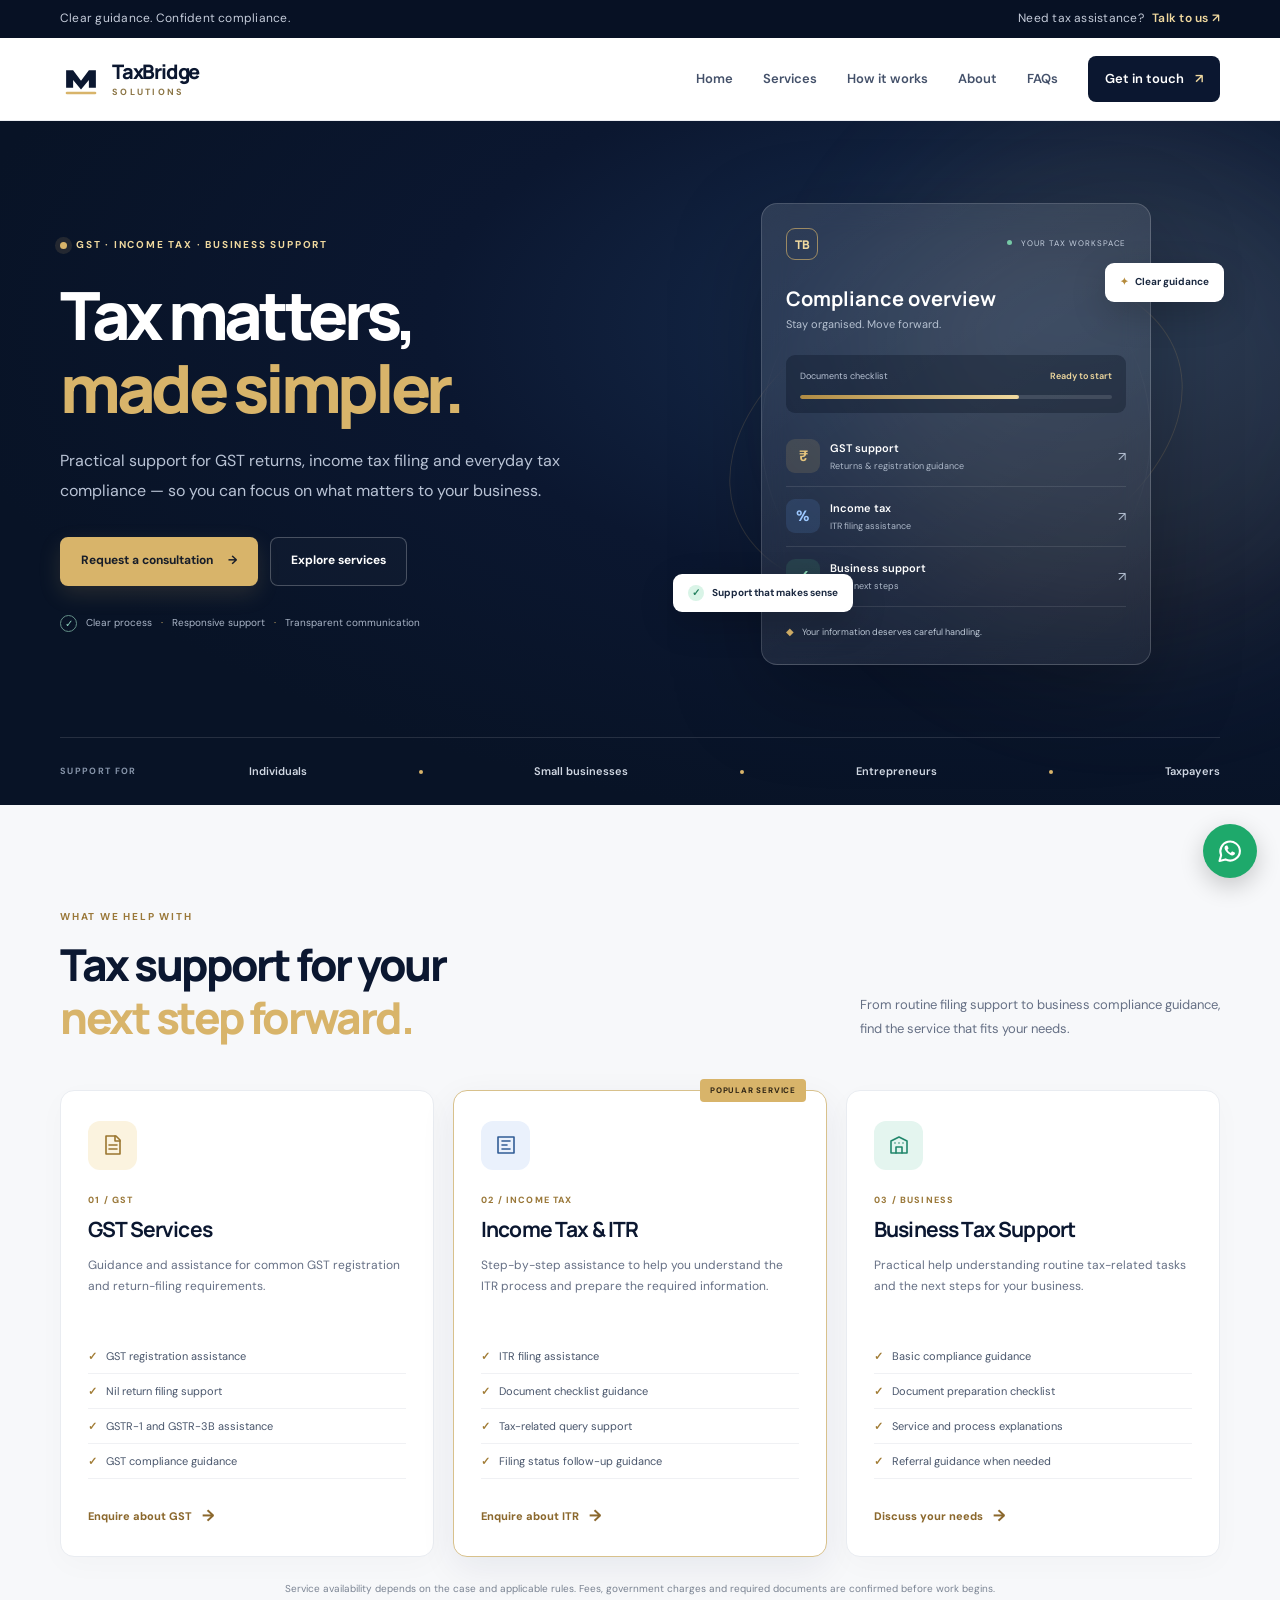
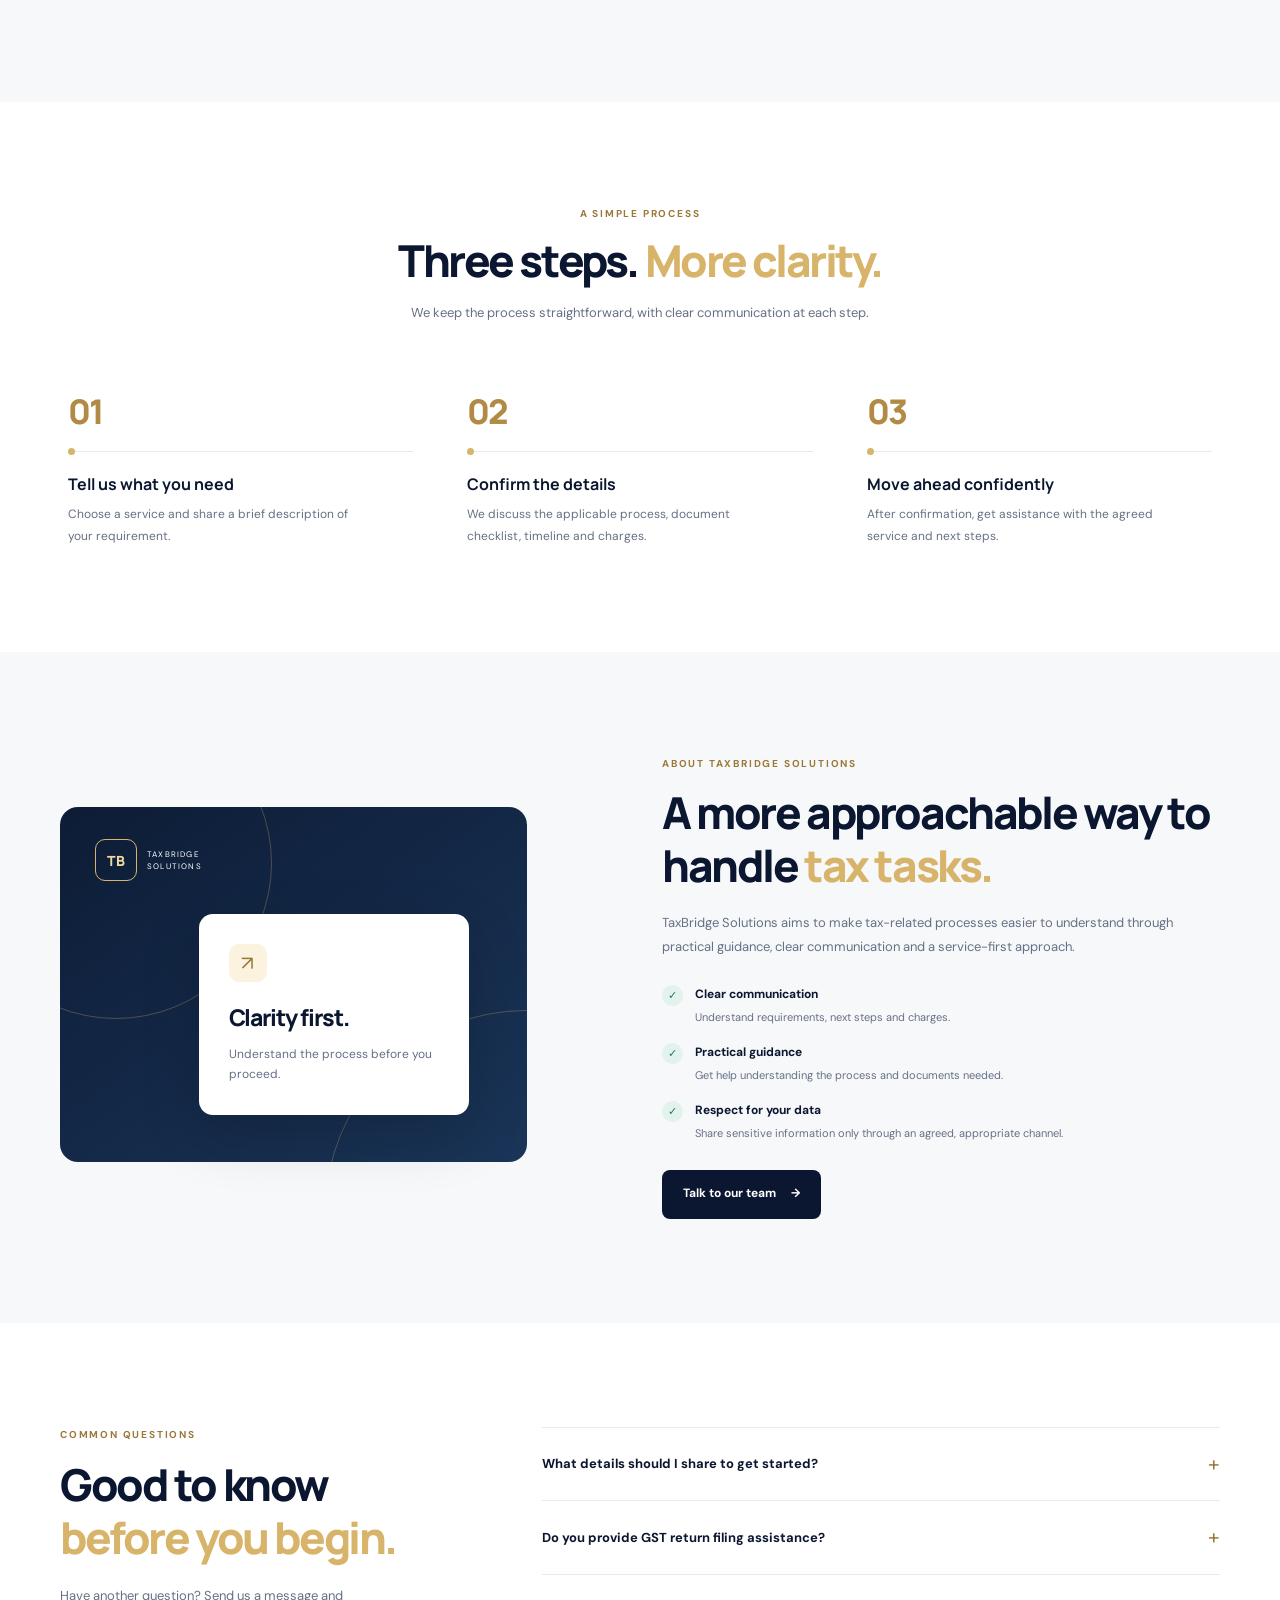
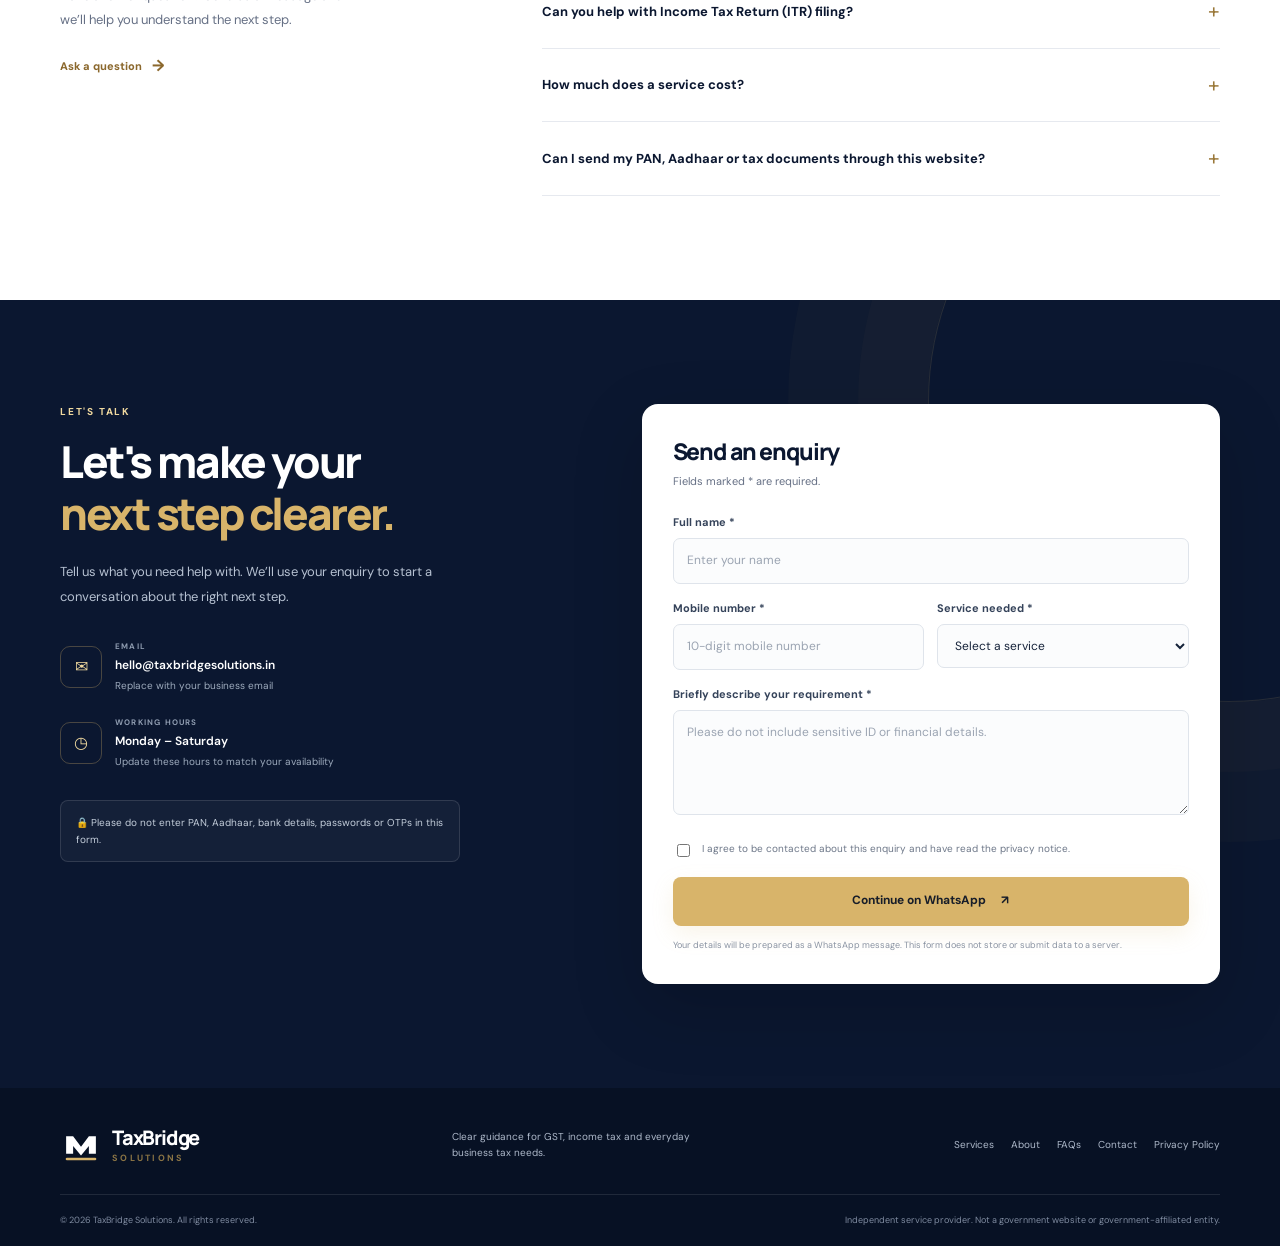
<file: index.html>
<!doctype html>
<html lang="en">
<head>
  <meta charset="UTF-8">
  <meta name="viewport" content="width=device-width, initial-scale=1.0">
  <meta name="description" content="TaxBridge Solutions offers GST services, income tax return assistance and business tax compliance support.">
  <meta name="theme-color" content="#0b1730">
  <title>TaxBridge Solutions | GST & Income Tax Services</title>
  <link rel="preconnect" href="https://fonts.googleapis.com">
  <link rel="preconnect" href="https://fonts.gstatic.com" crossorigin>
  <link href="https://fonts.googleapis.com/css2?family=DM+Sans:wght@400;500;600;700&family=Manrope:wght@400;500;600;700;800&display=swap" rel="stylesheet">
  <link rel="stylesheet" href="style.css">
  <script src="script.js" defer></script>
</head>
<body>
  <div class="topbar">
    <div class="container topbar-inner">
      <span>Clear guidance. Confident compliance.</span>
      <a href="#contact">Need tax assistance? <strong>Talk to us <span aria-hidden="true">↗</span></strong></a>
    </div>
  </div>

  <header class="site-header">
    <div class="container nav-wrap">
      <a class="brand" href="#home" aria-label="TaxBridge Solutions home">
        <span class="brand-mark" aria-hidden="true">
          <svg viewBox="0 0 48 48" role="img">
            <path d="M7 34V14h8l9 12 9-12h8v20h-8V25l-9 11-9-11v9z" fill="currentColor"/>
            <path d="M8 40h32" stroke="#d8b46a" stroke-width="3" stroke-linecap="round"/>
          </svg>
        </span>
        <span class="brand-copy"><strong>TaxBridge</strong><small>SOLUTIONS</small></span>
      </a>
      <button class="menu-toggle" id="menuToggle" aria-label="Open navigation" aria-expanded="false">
        <span></span><span></span><span></span>
      </button>
      <nav class="main-nav" id="mainNav" aria-label="Main navigation">
        <a href="#home">Home</a>
        <a href="#services">Services</a>
        <a href="#process">How it works</a>
        <a href="#about">About</a>
        <a href="#faq">FAQs</a>
        <a class="nav-cta" href="#contact">Get in touch <span aria-hidden="true">↗</span></a>
      </nav>
    </div>
  </header>

  <main>
    <section class="hero section" id="home">
      <div class="hero-glow"></div>
      <div class="container hero-grid">
        <div class="hero-copy">
          <div class="eyebrow"><span class="eyebrow-dot"></span> GST · INCOME TAX · BUSINESS SUPPORT</div>
          <h1>Tax matters,<br><span>made simpler.</span></h1>
          <p class="hero-text">Practical support for GST returns, income tax filing and everyday tax compliance — so you can focus on what matters to your business.</p>
          <div class="hero-actions">
            <a class="button button-gold" href="#contact">Request a consultation <span aria-hidden="true">→</span></a>
            <a class="button button-outline" href="#services">Explore services</a>
          </div>
          <div class="hero-note"><span class="check-circle">✓</span> Clear process <span class="note-separator">·</span> Responsive support <span class="note-separator">·</span> Transparent communication</div>
        </div>
        <div class="hero-visual" aria-label="Tax and business dashboard illustration">
          <div class="visual-orbit orbit-one"></div><div class="visual-orbit orbit-two"></div>
          <div class="visual-card main-visual-card">
            <div class="visual-card-top"><span class="mini-logo">TB</span><span class="status-pill"><i></i> YOUR TAX WORKSPACE</span></div>
            <div class="visual-title">Compliance overview</div>
            <div class="visual-subtitle">Stay organised. Move forward.</div>
            <div class="progress-block">
              <div class="progress-label"><span>Documents checklist</span><strong>Ready to start</strong></div>
              <div class="progress-track"><span></span></div>
            </div>
            <div class="visual-list">
              <div><span class="list-icon gold-icon">₹</span><span><strong>GST support</strong><small>Returns & registration guidance</small></span><span class="list-arrow">↗</span></div>
              <div><span class="list-icon blue-icon">%</span><span><strong>Income tax</strong><small>ITR filing assistance</small></span><span class="list-arrow">↗</span></div>
              <div><span class="list-icon green-icon">✓</span><span><strong>Business support</strong><small>Clear next steps</small></span><span class="list-arrow">↗</span></div>
            </div>
            <div class="visual-foot"><span class="foot-shield">◆</span> Your information deserves careful handling.</div>
          </div>
          <div class="floating-tag tag-top"><span>✦</span> Clear guidance</div>
          <div class="floating-tag tag-bottom"><span class="tiny-check">✓</span> Support that makes sense</div>
        </div>
      </div>
      <div class="container trust-strip">
        <span>SUPPORT FOR</span><strong>Individuals</strong><i></i><strong>Small businesses</strong><i></i><strong>Entrepreneurs</strong><i></i><strong>Taxpayers</strong>
      </div>
    </section>

    <section class="section services-section" id="services">
      <div class="container">
        <div class="section-heading">
          <div><div class="eyebrow eyebrow-light">WHAT WE HELP WITH</div><h2>Tax support for your<br><span>next step forward.</span></h2></div>
          <p>From routine filing support to business compliance guidance, find the service that fits your needs.</p>
        </div>
        <div class="services-grid">
          <article class="service-card">
            <div class="service-icon icon-gold"><svg viewBox="0 0 24 24"><path d="M5 3h10l4 4v14H5z"/><path d="M14 3v5h5M8 12h8M8 16h8"/></svg></div>
            <div class="service-number">01 / GST</div><h3>GST Services</h3>
            <p>Guidance and assistance for common GST registration and return-filing requirements.</p>
            <ul><li>GST registration assistance</li><li>Nil return filing support</li><li>GSTR-1 and GSTR-3B assistance</li><li>GST compliance guidance</li></ul>
            <a class="text-link service-request" data-service="GST Services" href="#contact">Enquire about GST <span>→</span></a>
          </article>
          <article class="service-card featured-card">
            <div class="featured-label">POPULAR SERVICE</div>
            <div class="service-icon icon-blue"><svg viewBox="0 0 24 24"><path d="M4 20V4h16v16z"/><path d="M8 8h8M8 12h5M8 16h8"/></svg></div>
            <div class="service-number">02 / INCOME TAX</div><h3>Income Tax & ITR</h3>
            <p>Step-by-step assistance to help you understand the ITR process and prepare the required information.</p>
            <ul><li>ITR filing assistance</li><li>Document checklist guidance</li><li>Tax-related query support</li><li>Filing status follow-up guidance</li></ul>
            <a class="text-link service-request" data-service="Income Tax & ITR" href="#contact">Enquire about ITR <span>→</span></a>
          </article>
          <article class="service-card">
            <div class="service-icon icon-green"><svg viewBox="0 0 24 24"><path d="M4 20V8l8-4 8 4v12z"/><path d="M9 20v-6h6v6M8 10h.01M12 10h.01M16 10h.01"/></svg></div>
            <div class="service-number">03 / BUSINESS</div><h3>Business Tax Support</h3>
            <p>Practical help understanding routine tax-related tasks and the next steps for your business.</p>
            <ul><li>Basic compliance guidance</li><li>Document preparation checklist</li><li>Service and process explanations</li><li>Referral guidance when needed</li></ul>
            <a class="text-link service-request" data-service="Business Tax Support" href="#contact">Discuss your needs <span>→</span></a>
          </article>
        </div>
        <p class="section-footnote">Service availability depends on the case and applicable rules. Fees, government charges and required documents are confirmed before work begins.</p>
      </div>
    </section>

    <section class="section process-section" id="process">
      <div class="container">
        <div class="section-heading centered-heading">
          <div class="eyebrow eyebrow-light">A SIMPLE PROCESS</div><h2>Three steps. <span>More clarity.</span></h2>
          <p>We keep the process straightforward, with clear communication at each step.</p>
        </div>
        <div class="process-grid">
          <div class="process-step"><div class="step-number">01</div><div class="step-line"></div><h3>Tell us what you need</h3><p>Choose a service and share a brief description of your requirement.</p></div>
          <div class="process-step"><div class="step-number">02</div><div class="step-line"></div><h3>Confirm the details</h3><p>We discuss the applicable process, document checklist, timeline and charges.</p></div>
          <div class="process-step"><div class="step-number">03</div><div class="step-line"></div><h3>Move ahead confidently</h3><p>After confirmation, get assistance with the agreed service and next steps.</p></div>
        </div>
      </div>
    </section>

    <section class="section about-section" id="about">
      <div class="container about-grid">
        <div class="about-art">
          <div class="about-art-back"></div>
          <div class="about-stat-card"><span class="stat-symbol">↗</span><strong>Clarity first.</strong><p>Understand the process before you proceed.</p></div>
          <div class="about-stamp"><span>TB</span><small>TAXBRIDGE<br>SOLUTIONS</small></div>
        </div>
        <div class="about-copy">
          <div class="eyebrow eyebrow-light">ABOUT TAXBRIDGE SOLUTIONS</div>
          <h2>A more approachable way to handle <span>tax tasks.</span></h2>
          <p>TaxBridge Solutions aims to make tax-related processes easier to understand through practical guidance, clear communication and a service-first approach.</p>
          <div class="about-points">
            <div><span class="point-check">✓</span><span><strong>Clear communication</strong><small>Understand requirements, next steps and charges.</small></span></div>
            <div><span class="point-check">✓</span><span><strong>Practical guidance</strong><small>Get help understanding the process and documents needed.</small></span></div>
            <div><span class="point-check">✓</span><span><strong>Respect for your data</strong><small>Share sensitive information only through an agreed, appropriate channel.</small></span></div>
          </div>
          <a class="button button-dark" href="#contact">Talk to our team <span>→</span></a>
        </div>
      </div>
    </section>

    <section class="section faq-section" id="faq">
      <div class="container faq-grid">
        <div class="faq-intro"><div class="eyebrow eyebrow-light">COMMON QUESTIONS</div><h2>Good to know<br><span>before you begin.</span></h2><p>Have another question? Send us a message and we’ll help you understand the next step.</p><a href="#contact" class="text-link">Ask a question <span>→</span></a></div>
        <div class="faq-list">
          <details><summary>What details should I share to get started?<span>+</span></summary><p>Start with your name, contact details and the service you need. We will explain which documents or additional details are necessary for your specific case.</p></details>
          <details><summary>Do you provide GST return filing assistance?<span>+</span></summary><p>GST-related assistance may include Nil returns, GSTR-1 and GSTR-3B, subject to eligibility, information provided and confirmation of the scope of work.</p></details>
          <details><summary>Can you help with Income Tax Return (ITR) filing?<span>+</span></summary><p>We can discuss your ITR requirement and the applicable process. The form and documents depend on your income sources and individual circumstances.</p></details>
          <details><summary>How much does a service cost?<span>+</span></summary><p>Charges depend on the service and complexity. You will be told the applicable service fee and any government charges before confirming the work.</p></details>
          <details><summary>Can I send my PAN, Aadhaar or tax documents through this website?<span>+</span></summary><p>This demo website does not store uploaded documents. Please do not submit sensitive identifiers in the message form. We will confirm an appropriate secure method if documents are required.</p></details>
        </div>
      </div>
    </section>

    <section class="section contact-section" id="contact">
      <div class="container contact-grid">
        <div class="contact-copy">
          <div class="eyebrow">LET'S TALK</div><h2>Let's make your<br><span>next step clearer.</span></h2>
          <p>Tell us what you need help with. We’ll use your enquiry to start a conversation about the right next step.</p>
          <div class="contact-method"><span class="contact-method-icon">✉</span><span><small>EMAIL</small><strong>hello@taxbridgesolutions.in</strong><em>Replace with your business email</em></span></div>
          <div class="contact-method"><span class="contact-method-icon">◷</span><span><small>WORKING HOURS</small><strong>Monday – Saturday</strong><em>Update these hours to match your availability</em></span></div>
          <div class="contact-privacy">🔒 Please do not enter PAN, Aadhaar, bank details, passwords or OTPs in this form.</div>
        </div>
        <form class="contact-form" id="contactForm">
          <div class="form-heading"><h3>Send an enquiry</h3><p>Fields marked * are required.</p></div>
          <label for="fullName">Full name *</label><input id="fullName" name="fullName" autocomplete="name" placeholder="Enter your name" required maxlength="100">
          <div class="form-row">
            <div><label for="phone">Mobile number *</label><input id="phone" name="phone" type="tel" autocomplete="tel" inputmode="tel" placeholder="10-digit mobile number" required pattern="[6-9][0-9]{9}" title="Enter a valid 10-digit Indian mobile number"></div>
            <div><label for="service">Service needed *</label><select id="service" name="service" required><option value="">Select a service</option><option>GST Registration</option><option>Nil GST Return</option><option>GSTR-1 / GSTR-3B</option><option>Income Tax Return (ITR)</option><option>PAN Card Services</option><option>Business Tax Support</option><option>Other enquiry</option></select></div>
          </div>
          <label for="message">Briefly describe your requirement *</label><textarea id="message" name="message" rows="4" placeholder="Please do not include sensitive ID or financial details." required maxlength="1000"></textarea>
          <label class="consent"><input type="checkbox" id="consent" required><span>I agree to be contacted about this enquiry and have read the privacy notice.</span></label>
          <button class="button button-gold form-submit" type="submit">Continue on WhatsApp <span>↗</span></button>
          <p class="form-note" id="formNote" role="status">Your details will be prepared as a WhatsApp message. This form does not store or submit data to a server.</p>
        </form>
      </div>
    </section>
  </main>

  <footer class="site-footer">
    <div class="container footer-main">
      <a class="brand footer-brand" href="#home">
        <span class="brand-mark" aria-hidden="true"><svg viewBox="0 0 48 48"><path d="M7 34V14h8l9 12 9-12h8v20h-8V25l-9 11-9-11v9z" fill="currentColor"/><path d="M8 40h32" stroke="#d8b46a" stroke-width="3" stroke-linecap="round"/></svg></span>
        <span class="brand-copy"><strong>TaxBridge</strong><small>SOLUTIONS</small></span>
      </a>
      <p>Clear guidance for GST, income tax and everyday business tax needs.</p>
      <div class="footer-links"><a href="#services">Services</a><a href="#about">About</a><a href="#faq">FAQs</a><a href="#contact">Contact</a><a href="privacy.html">Privacy Policy</a></div>
    </div>
    <div class="container footer-bottom">
      <span>© <span id="year"></span> TaxBridge Solutions. All rights reserved.</span>
      <span class="disclaimer">Independent service provider. Not a government website or government-affiliated entity.</span>
    </div>
  </footer>

  <a class="whatsapp-float" id="whatsappFloat" href="#" target="_blank" rel="noopener noreferrer" aria-label="Chat with TaxBridge Solutions on WhatsApp">
    <svg viewBox="0 0 24 24" aria-hidden="true"><path d="M20.5 11.8a8.4 8.4 0 0 1-12.4 7.4L3 20.5l1.4-4.9A8.4 8.4 0 1 1 20.5 11.8Z" fill="none" stroke="currentColor" stroke-width="1.8" stroke-linejoin="round"/><path d="M8.2 7.7c.2-.4.4-.4.7-.4h.5c.2 0 .4.1.5.4l.8 1.8c.1.2.1.4-.1.6l-.6.7c-.2.2-.2.4 0 .6.5.9 1.3 1.6 2.2 2.1.2.1.4.1.6-.1l.8-.9c.2-.2.4-.2.6-.1l1.7.8c.3.1.4.3.4.5 0 .3-.2 1.2-.8 1.6-.5.4-1.1.6-1.8.5-1-.1-2.2-.7-3.5-1.8-1.6-1.4-2.6-3.1-2.8-4.1-.2-.8.1-1.5.5-2.2Z" fill="currentColor"/></svg>
  </a>
</body>
</html>
</file>
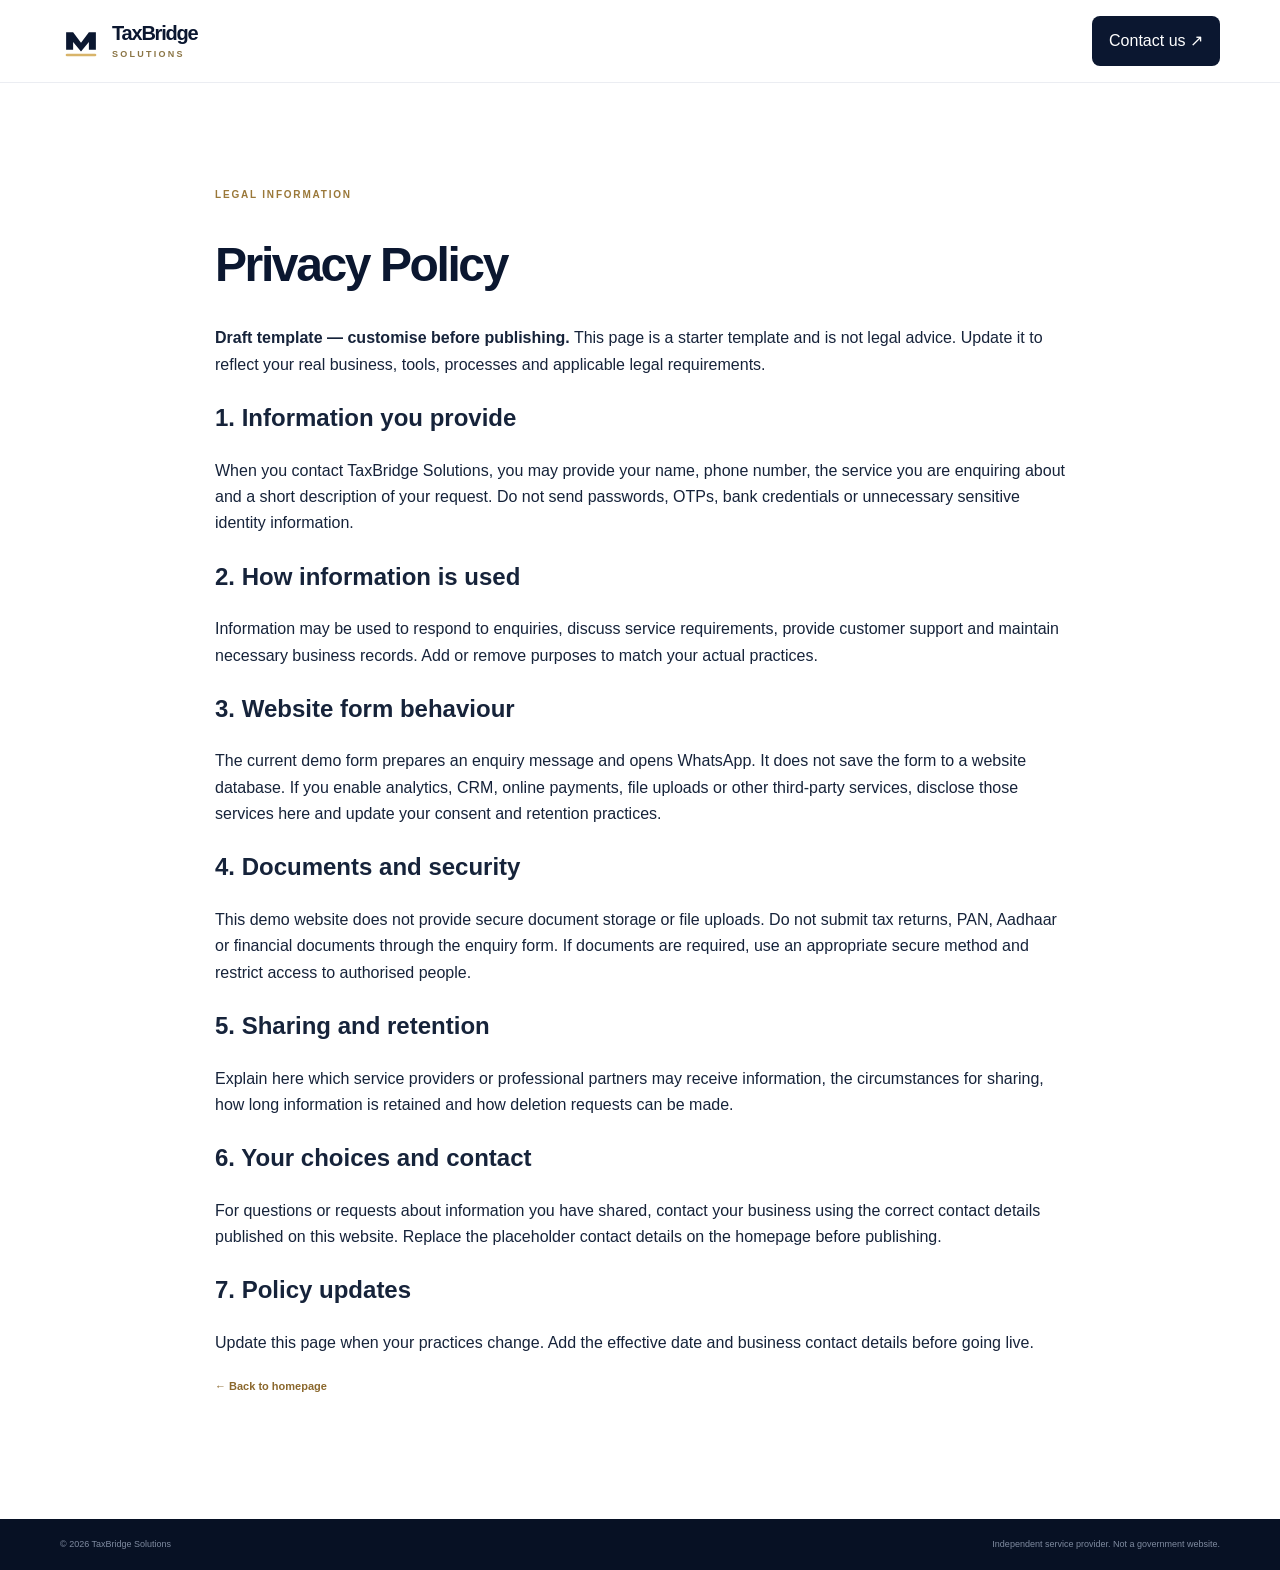
<file: privacy.html>
<!doctype html>
<html lang="en">
<head>
  <meta charset="UTF-8"><meta name="viewport" content="width=device-width, initial-scale=1.0">
  <meta name="theme-color" content="#0b1730">
  <title>Privacy Policy | TaxBridge Solutions</title>
  <link rel="stylesheet" href="style.css">
</head>
<body>
  <header class="site-header"><div class="container nav-wrap">
    <a class="brand" href="index.html"><span class="brand-mark"><svg viewBox="0 0 48 48"><path d="M7 34V14h8l9 12 9-12h8v20h-8V25l-9 11-9-11v9z" fill="currentColor"/><path d="M8 40h32" stroke="#d8b46a" stroke-width="3" stroke-linecap="round"/></svg></span><span class="brand-copy"><strong>TaxBridge</strong><small>SOLUTIONS</small></span></a>
    <a class="nav-cta" href="index.html#contact">Contact us ↗</a>
  </div></header>
  <main class="section"><div class="container" style="max-width:850px">
    <div class="eyebrow eyebrow-light">LEGAL INFORMATION</div><h1 style="font:800 clamp(34px,5vw,48px)/1.2 Manrope,sans-serif;color:#0b1730;letter-spacing:-.05em">Privacy Policy</h1>
    <p><strong>Draft template — customise before publishing.</strong> This page is a starter template and is not legal advice. Update it to reflect your real business, tools, processes and applicable legal requirements.</p>
    <h2>1. Information you provide</h2><p>When you contact TaxBridge Solutions, you may provide your name, phone number, the service you are enquiring about and a short description of your request. Do not send passwords, OTPs, bank credentials or unnecessary sensitive identity information.</p>
    <h2>2. How information is used</h2><p>Information may be used to respond to enquiries, discuss service requirements, provide customer support and maintain necessary business records. Add or remove purposes to match your actual practices.</p>
    <h2>3. Website form behaviour</h2><p>The current demo form prepares an enquiry message and opens WhatsApp. It does not save the form to a website database. If you enable analytics, CRM, online payments, file uploads or other third-party services, disclose those services here and update your consent and retention practices.</p>
    <h2>4. Documents and security</h2><p>This demo website does not provide secure document storage or file uploads. Do not submit tax returns, PAN, Aadhaar or financial documents through the enquiry form. If documents are required, use an appropriate secure method and restrict access to authorised people.</p>
    <h2>5. Sharing and retention</h2><p>Explain here which service providers or professional partners may receive information, the circumstances for sharing, how long information is retained and how deletion requests can be made.</p>
    <h2>6. Your choices and contact</h2><p>For questions or requests about information you have shared, contact your business using the correct contact details published on this website. Replace the placeholder contact details on the homepage before publishing.</p>
    <h2>7. Policy updates</h2><p>Update this page when your practices change. Add the effective date and business contact details before going live.</p>
    <p><a class="text-link" href="index.html">← Back to homepage</a></p>
  </div></main>
  <footer class="site-footer"><div class="container footer-bottom"><span>© <span id="year"></span> TaxBridge Solutions</span><span>Independent service provider. Not a government website.</span></div></footer>
  <script>document.getElementById("year").textContent = new Date().getFullYear();</script>
</body></html>
</file>
<file: style.css>
/* TaxBridge Solutions — edit the brand colours and spacing here */
:root {
  --navy: #0b1730;
  --navy-2: #102342;
  --navy-3: #172e50;
  --gold: #d8b46a;
  --gold-light: #f0d99f;
  --ink: #16233a;
  --muted: #667085;
  --paper: #f7f8fa;
  --line: #e6e9ef;
  --white: #fff;
  --green: #21866b;
  --radius: 18px;
  --shadow: 0 20px 60px rgba(11, 23, 48, .10);
}
* { box-sizing: border-box; }
html { scroll-behavior: smooth; scroll-padding-top: 88px; }
body { margin: 0; font-family: "DM Sans", sans-serif; color: var(--ink); background: var(--white); line-height: 1.65; }
body, input, textarea, select, button { font-family: "DM Sans", sans-serif; }
a { color: inherit; text-decoration: none; }
button, input, textarea, select { font: inherit; }
button, a, input, textarea, select { -webkit-tap-highlight-color: transparent; }
.container { width: min(1160px, calc(100% - 48px)); margin-inline: auto; }
.section { padding: 104px 0; }
.topbar { background: #071124; color: #c5ccda; font-size: 12px; letter-spacing: .02em; }
.topbar-inner { min-height: 38px; display: flex; align-items: center; justify-content: space-between; gap: 16px; }
.topbar a strong { color: var(--gold-light); font-weight: 600; margin-left: 5px; }
.site-header { position: sticky; z-index: 50; top: 0; background: rgba(255,255,255,.96); backdrop-filter: blur(14px); border-bottom: 1px solid rgba(230,233,239,.8); }
.nav-wrap { height: 82px; display: flex; align-items: center; justify-content: space-between; gap: 30px; }
.brand { display: inline-flex; align-items: center; gap: 10px; flex-shrink: 0; }
.brand-mark { display: grid; place-items: center; width: 42px; height: 42px; color: var(--navy); }
.brand-mark svg { width: 100%; height: 100%; }
.brand-copy { display: flex; flex-direction: column; line-height: 1.1; }
.brand-copy strong { font: 800 20px/1.15 "Manrope", sans-serif; letter-spacing: -.06em; color: var(--navy); }
.brand-copy small { font-size: 9px; font-weight: 700; letter-spacing: .25em; margin-top: 5px; color: #8b7545; }
.main-nav { display: flex; align-items: center; gap: 30px; font-size: 13px; font-weight: 600; color: #44516a; }
.main-nav > a:not(.nav-cta):hover { color: #9c762e; }
.nav-cta { background: var(--navy); color: white; border-radius: 8px; padding: 12px 17px; transition: .2s; }
.nav-cta:hover { background: #1c3154; transform: translateY(-1px); }
.nav-cta span { color: var(--gold-light); margin-left: 8px; }
.menu-toggle { display: none; border: 0; background: transparent; padding: 8px; cursor: pointer; }
.menu-toggle span { display: block; width: 24px; height: 2px; background: var(--navy); margin: 5px; border-radius: 2px; }
.hero { position: relative; overflow: hidden; padding: 82px 0 0; background: radial-gradient(ellipse at 83% 30%, #1a3154 0, #0b1730 42%, #081326 75%); color: white; }
.hero-glow { position: absolute; width: 520px; height: 520px; border-radius: 50%; right: -110px; top: 10px; background: rgba(216,180,106,.09); filter: blur(70px); pointer-events: none; }
.hero-grid { position: relative; z-index: 1; display: grid; grid-template-columns: 1fr .92fr; gap: 60px; align-items: center; padding-bottom: 72px; }
.eyebrow { display: flex; align-items: center; gap: 9px; font-size: 10px; font-weight: 700; letter-spacing: .18em; color: var(--gold-light); }
.eyebrow-dot { width: 7px; height: 7px; background: var(--gold); border-radius: 50%; box-shadow: 0 0 0 5px rgba(216,180,106,.13); }
.hero h1 { font: 800 clamp(46px, 5.2vw, 70px)/1.09 "Manrope", sans-serif; letter-spacing: -.065em; margin: 26px 0 22px; }
.hero h1 span, .section-heading h2 span, .about-copy h2 span, .faq-intro h2 span, .contact-copy h2 span { color: var(--gold); }
.hero-text { max-width: 540px; font-size: 16px; line-height: 1.85; color: #b9c3d5; margin: 0; }
.hero-actions { display: flex; flex-wrap: wrap; gap: 12px; margin-top: 31px; }
.button { min-height: 49px; display: inline-flex; align-items: center; justify-content: center; gap: 15px; padding: 0 20px; border-radius: 8px; border: 1px solid transparent; font-size: 12px; font-weight: 700; cursor: pointer; transition: transform .2s, background .2s, border-color .2s; }
.button:hover { transform: translateY(-2px); }
.button-gold { color: #171d29; background: var(--gold); box-shadow: 0 8px 22px rgba(216,180,106,.15); }
.button-gold:hover { background: var(--gold-light); }
.button-outline { color: #fff; border-color: rgba(255,255,255,.24); background: rgba(255,255,255,.025); }
.button-outline:hover { border-color: var(--gold); }
.hero-note { margin-top: 29px; color: #aab5c7; font-size: 10px; display: flex; align-items: center; flex-wrap: wrap; gap: 9px; }
.check-circle { width: 17px; height: 17px; display: grid; place-items: center; border: 1px solid #638f87; border-radius: 50%; color: #8cd0bd; font-size: 10px; }
.note-separator { color: var(--gold); }
.hero-visual { min-height: 460px; position: relative; display: grid; place-items: center; }
.visual-orbit { position: absolute; border: 1px solid rgba(216,180,106,.17); border-radius: 50%; transform: rotate(-20deg); }
.orbit-one { width: 470px; height: 300px; }
.orbit-two { width: 390px; height: 390px; border-color: rgba(255,255,255,.07); }
.main-visual-card { position: relative; z-index: 2; width: min(390px, 90%); padding: 24px; border: 1px solid rgba(255,255,255,.17); border-radius: 16px; background: linear-gradient(145deg, rgba(255,255,255,.12), rgba(255,255,255,.055)); box-shadow: 0 30px 90px rgba(0,0,0,.25); backdrop-filter: blur(14px); }
.visual-card-top { display: flex; align-items: center; justify-content: space-between; gap: 10px; }
.mini-logo { width: 32px; height: 32px; display: grid; place-items: center; border: 1px solid rgba(216,180,106,.65); border-radius: 9px; color: var(--gold-light); font: 800 12px "Manrope", sans-serif; }
.status-pill { font-size: 8px; letter-spacing: .12em; color: #c6d0df; }
.status-pill i { display: inline-block; width: 5px; height: 5px; background: #76c9a6; border-radius: 50%; margin: 0 6px 1px 0; }
.visual-title { margin-top: 25px; font: 700 20px "Manrope", sans-serif; }
.visual-subtitle { font-size: 11px; color: #b6c1d1; margin-top: 3px; }
.progress-block { margin-top: 22px; padding: 14px; border-radius: 9px; background: rgba(4,13,29,.32); }
.progress-label { display: flex; justify-content: space-between; gap: 10px; font-size: 9px; color: #b9c3d5; }
.progress-label strong { color: var(--gold-light); font-weight: 600; }
.progress-track { height: 4px; background: rgba(255,255,255,.12); margin-top: 11px; border-radius: 4px; overflow: hidden; }
.progress-track span { display: block; width: 70%; height: 100%; background: linear-gradient(90deg, #b08b43, #f0d99f); border-radius: 4px; }
.visual-list { margin-top: 14px; }
.visual-list > div { display: flex; align-items: center; gap: 10px; padding: 12px 0; border-bottom: 1px solid rgba(255,255,255,.1); }
.list-icon { display: grid; place-items: center; width: 34px; height: 34px; border-radius: 9px; font-size: 15px; font-weight: 700; }
.gold-icon { color: #e4c47d; background: rgba(216,180,106,.15); }
.blue-icon { color: #9ec9ff; background: rgba(92,148,220,.16); }
.green-icon { color: #8dd7b5; background: rgba(70,171,128,.15); }
.visual-list > div > span:nth-child(2) { flex: 1; display: flex; flex-direction: column; }
.visual-list strong { font-size: 11px; font-weight: 600; }
.visual-list small { color: #aeb9ca; font-size: 9px; margin-top: 2px; }
.list-arrow { color: #b4c0d2; font-size: 13px; }
.visual-foot { padding-top: 17px; display: flex; align-items: center; gap: 8px; font-size: 9px; color: #c1ccda; }
.foot-shield { color: var(--gold); font-size: 10px; }
.floating-tag { position: absolute; z-index: 3; padding: 11px 15px; background: #fff; color: #1b2940; border-radius: 9px; font-size: 10px; font-weight: 700; box-shadow: 0 12px 35px rgba(0,0,0,.18); }
.tag-top { top: 60px; right: -4px; }
.tag-top span { color: #b58b3c; margin-right: 5px; }
.tag-bottom { bottom: 53px; left: -20px; }
.tiny-check { display: inline-grid; place-items: center; width: 16px; height: 16px; background: #d9f4e7; color: #24815f; border-radius: 50%; margin-right: 6px; }
.trust-strip { position: relative; z-index: 2; display: flex; align-items: center; justify-content: space-between; flex-wrap: wrap; gap: 18px; padding: 24px 0; border-top: 1px solid rgba(255,255,255,.12); color: #d0d7e2; }
.trust-strip > span { font-size: 9px; letter-spacing: .15em; color: #8795aa; font-weight: 700; }
.trust-strip strong { font-size: 11px; font-weight: 600; }
.trust-strip i { width: 4px; height: 4px; border-radius: 50%; background: var(--gold); }
.services-section { background: #f7f8fa; }
.section-heading { display: flex; justify-content: space-between; align-items: end; gap: 35px; margin-bottom: 46px; }
.eyebrow-light { color: #9a7839; }
.section-heading h2, .about-copy h2, .faq-intro h2, .contact-copy h2 { font: 800 clamp(31px, 3.5vw, 44px)/1.2 "Manrope", sans-serif; letter-spacing: -.055em; margin: 13px 0 0; color: var(--navy); }
.section-heading > p { max-width: 360px; margin: 0 0 3px; color: var(--muted); font-size: 13px; line-height: 1.85; }
.services-grid { display: grid; grid-template-columns: repeat(3, 1fr); gap: 19px; align-items: stretch; }
.service-card { position: relative; padding: 30px 27px 27px; background: white; border: 1px solid #e9ecf1; border-radius: 14px; box-shadow: 0 8px 30px rgba(17,34,63,.025); transition: transform .25s, box-shadow .25s; }
.service-card:hover { transform: translateY(-5px); box-shadow: var(--shadow); }
.featured-card { border-color: #d8c18c; box-shadow: 0 12px 36px rgba(16,35,66,.07); }
.featured-label { position: absolute; top: -12px; right: 20px; padding: 5px 10px; border-radius: 4px; background: var(--gold); color: #332817; font-size: 8px; letter-spacing: .1em; font-weight: 800; }
.service-icon { width: 49px; height: 49px; display: grid; place-items: center; border-radius: 12px; }
.service-icon svg { width: 24px; height: 24px; fill: none; stroke: currentColor; stroke-width: 1.6; stroke-linecap: round; stroke-linejoin: round; }
.icon-gold { color: #9b762f; background: #fbf3df; }
.icon-blue { color: #315c95; background: #eaf1fc; }
.icon-green { color: #21866b; background: #e4f5ef; }
.service-number { margin-top: 23px; color: #9a7839; font-size: 9px; letter-spacing: .13em; font-weight: 800; }
.service-card h3 { margin: 7px 0 10px; color: var(--navy); font: 700 21px "Manrope", sans-serif; letter-spacing: -.04em; }
.service-card > p { color: var(--muted); font-size: 12px; line-height: 1.8; min-height: 64px; }
.service-card ul { list-style: none; margin: 20px 0 23px; padding: 0; }
.service-card li { padding: 8px 0; border-bottom: 1px solid #f0f1f4; font-size: 11px; color: #48556b; }
.service-card li::before { content: "✓"; color: #a17c35; font-weight: 800; margin-right: 9px; }
.text-link { display: inline-flex; align-items: center; gap: 10px; color: #8b682d; font-size: 11px; font-weight: 800; }
.text-link span { font-size: 16px; transition: transform .2s; }
.text-link:hover span { transform: translateX(4px); }
.section-footnote { margin: 24px 0 0; font-size: 10px; color: #7b8493; text-align: center; }
.process-section { background: white; }
.centered-heading { display: flex; flex-direction: column; align-items: center; text-align: center; gap: 0; margin-bottom: 60px; }
.centered-heading h2 { margin-top: 12px; }
.centered-heading > p { margin-top: 14px; max-width: 470px; }
.process-grid { display: grid; grid-template-columns: repeat(3, 1fr); gap: 38px; }
.process-step { position: relative; padding: 0 8px; }
.step-number { color: #b18b45; font: 800 34px "Manrope", sans-serif; letter-spacing: -.06em; }
.step-line { height: 1px; background: #e6e9ef; margin: 17px 0 21px; position: relative; }
.step-line::after { content: ""; position: absolute; top: -3px; left: 0; width: 7px; height: 7px; background: var(--gold); border-radius: 50%; }
.process-step h3 { font: 700 16px "Manrope", sans-serif; margin: 0 0 8px; color: var(--navy); }
.process-step p { font-size: 12px; color: var(--muted); line-height: 1.85; margin: 0; max-width: 290px; }
.about-section { background: #f7f8fa; }
.about-grid { display: grid; grid-template-columns: .9fr 1fr; align-items: center; gap: 100px; }
.about-art { min-height: 400px; position: relative; display: grid; place-items: center; }
.about-art-back { position: absolute; inset: 20px 35px 25px 0; border-radius: 18px; background: linear-gradient(145deg, #0d1c36, #1a3558); overflow: hidden; }
.about-art-back::before, .about-art-back::after { content: ""; position: absolute; border: 1px solid rgba(216,180,106,.3); border-radius: 50%; width: 310px; height: 310px; left: -100px; top: -100px; }
.about-art-back::after { width: 400px; height: 400px; left: auto; top: auto; right: -200px; bottom: -250px; }
.about-stamp { position: absolute; left: 35px; top: 52px; display: flex; align-items: center; gap: 10px; color: white; }
.about-stamp > span { width: 42px; height: 42px; display: grid; place-items: center; border: 1px solid var(--gold); border-radius: 10px; color: var(--gold-light); font: 800 14px "Manrope", sans-serif; }
.about-stamp small { font-size: 8px; line-height: 1.5; letter-spacing: .15em; }
.about-stat-card { position: relative; z-index: 1; margin: 55px 0 0 45px; width: 270px; padding: 30px; border-radius: 14px; background: white; box-shadow: 0 20px 60px rgba(0,0,0,.16); }
.stat-symbol { width: 38px; height: 38px; display: grid; place-items: center; background: #fbf3df; color: #9a7839; border-radius: 10px; font-size: 20px; }
.about-stat-card strong { display: block; margin-top: 19px; font: 800 23px "Manrope", sans-serif; color: var(--navy); letter-spacing: -.05em; }
.about-stat-card p { color: var(--muted); font-size: 12px; margin-bottom: 0; }
.about-copy h2 { margin-top: 14px; }
.about-copy > p { margin: 19px 0 25px; color: var(--muted); font-size: 13px; line-height: 1.9; }
.about-points { display: grid; gap: 17px; margin-bottom: 28px; }
.about-points > div { display: flex; align-items: flex-start; gap: 12px; }
.point-check { flex-shrink: 0; width: 21px; height: 21px; display: grid; place-items: center; border-radius: 50%; color: #28765f; background: #e1f3ec; font-size: 11px; }
.about-points span:last-child { display: flex; flex-direction: column; }
.about-points strong { font-size: 12px; color: var(--navy); }
.about-points small { margin-top: 3px; color: var(--muted); font-size: 11px; }
.button-dark { color: white; background: var(--navy); }
.button-dark:hover { background: var(--navy-3); }
.faq-section { background: white; }
.faq-grid { display: grid; grid-template-columns: .72fr 1.28fr; gap: 100px; align-items: start; }
.faq-intro h2 { margin-top: 15px; }
.faq-intro > p { color: var(--muted); font-size: 13px; line-height: 1.85; margin: 20px 0; max-width: 300px; }
.faq-list details { border-bottom: 1px solid var(--line); }
.faq-list details:first-child { border-top: 1px solid var(--line); }
.faq-list summary { display: flex; justify-content: space-between; align-items: center; gap: 18px; list-style: none; padding: 19px 0; cursor: pointer; font-size: 13px; font-weight: 700; color: var(--navy); }
.faq-list summary::-webkit-details-marker { display: none; }
.faq-list summary span { flex-shrink: 0; color: #9a7839; font-size: 21px; font-weight: 400; transition: transform .2s; }
.faq-list details[open] summary span { transform: rotate(45deg); }
.faq-list details p { margin: -4px 28px 19px 0; font-size: 12px; line-height: 1.8; color: var(--muted); }
.contact-section { background: var(--navy); color: white; position: relative; overflow: hidden; }
.contact-section::before { content: ""; position: absolute; width: 600px; height: 600px; right: -250px; top: -200px; border-radius: 50%; border: 1px solid rgba(216,180,106,.14); box-shadow: 0 0 0 70px rgba(216,180,106,.025), 0 0 0 140px rgba(216,180,106,.02); }
.contact-grid { position: relative; z-index: 1; display: grid; grid-template-columns: .85fr 1fr; gap: 90px; align-items: start; }
.contact-copy h2 { color: white; margin-top: 14px; }
.contact-copy > p { max-width: 420px; color: #b6c1d1; font-size: 13px; line-height: 1.9; margin: 20px 0 30px; }
.contact-method { display: flex; align-items: center; gap: 13px; margin: 22px 0; }
.contact-method-icon { width: 42px; height: 42px; display: grid; place-items: center; color: var(--gold-light); border: 1px solid rgba(216,180,106,.3); border-radius: 10px; }
.contact-method > span:last-child { display: flex; flex-direction: column; }
.contact-method small { color: #8f9cb0; font-size: 8px; letter-spacing: .15em; font-weight: 700; }
.contact-method strong { margin-top: 3px; color: white; font-size: 12px; font-weight: 600; }
.contact-method em { margin-top: 2px; font-size: 10px; color: #9eabbd; font-style: normal; }
.contact-privacy { max-width: 400px; margin-top: 30px; border: 1px solid rgba(255,255,255,.12); background: rgba(255,255,255,.04); border-radius: 8px; padding: 13px 15px; color: #c4cedb; font-size: 10px; line-height: 1.7; }
.contact-form { padding: 31px; border-radius: 16px; background: white; color: var(--ink); box-shadow: 0 24px 70px rgba(0,0,0,.18); }
.form-heading { margin-bottom: 23px; }
.form-heading h3 { font: 800 23px "Manrope", sans-serif; letter-spacing: -.05em; margin: 0; color: var(--navy); }
.form-heading p { margin: 5px 0 0; color: var(--muted); font-size: 11px; }
.contact-form label:not(.consent) { display: block; margin: 15px 0 7px; font-size: 11px; font-weight: 700; color: #35435a; }
.contact-form input:not([type=checkbox]), .contact-form select, .contact-form textarea { width: 100%; border: 1px solid #dfe4eb; background: #fbfcfd; border-radius: 7px; padding: 12px 13px; color: var(--ink); font-size: 12px; outline: none; transition: border-color .2s, box-shadow .2s; }
.contact-form input:focus, .contact-form select:focus, .contact-form textarea:focus { border-color: #b99a5a; box-shadow: 0 0 0 3px rgba(216,180,106,.15); }
.contact-form textarea { resize: vertical; min-height: 100px; }
.contact-form input::placeholder, .contact-form textarea::placeholder { color: #9ba4b2; }
.form-row { display: grid; grid-template-columns: 1fr 1fr; gap: 13px; }
.consent { display: flex; align-items: flex-start; gap: 9px; margin: 17px 0; color: #6d7788; font-size: 10px; line-height: 1.6; }
.consent input { margin-top: 3px; accent-color: #9a7839; }
.form-submit { width: 100%; border: 0; }
.form-note { color: #8a93a2; font-size: 9px; line-height: 1.7; margin: 12px 0 0; }
.site-footer { background: #071124; color: #aeb9ca; }
.footer-main { padding: 36px 0 28px; display: flex; align-items: center; justify-content: space-between; gap: 25px; border-bottom: 1px solid rgba(255,255,255,.1); }
.footer-brand .brand-copy strong { color: white; }
.footer-brand .brand-mark { color: white; }
.footer-main > p { font-size: 10px; max-width: 250px; margin: 0; }
.footer-links { display: flex; flex-wrap: wrap; gap: 17px; font-size: 10px; }
.footer-links a:hover { color: var(--gold-light); }
.footer-bottom { padding: 18px 0; display: flex; justify-content: space-between; gap: 20px; flex-wrap: wrap; color: #7f8ba0; font-size: 9px; }
.disclaimer { max-width: 520px; text-align: right; }
.whatsapp-float { position: fixed; z-index: 60; right: 23px; bottom: 22px; width: 54px; height: 54px; display: grid; place-items: center; background: #1ea96b; color: white; border-radius: 50%; box-shadow: 0 8px 25px rgba(0,0,0,.2); transition: transform .2s; }
.whatsapp-float:hover { transform: translateY(-3px) scale(1.03); }
.whatsapp-float svg { width: 28px; height: 28px; }
:focus-visible { outline: 3px solid #d8b46a; outline-offset: 3px; }

@media (max-width: 1000px) {
  .main-nav { gap: 17px; }
  .hero-grid { gap: 25px; }
  .about-grid, .faq-grid, .contact-grid { gap: 50px; }
  .service-card { padding: 25px 21px; }
}
@media (max-width: 800px) {
  .container { width: min(100% - 36px, 620px); }
  .section { padding: 76px 0; }
  .topbar-inner { min-height: 35px; font-size: 10px; }
  .topbar-inner > span { display: none; }
  .topbar-inner { justify-content: center; }
  .nav-wrap { height: 72px; }
  .menu-toggle { display: block; }
  .main-nav { display: none; position: absolute; top: 72px; left: 0; right: 0; padding: 17px 24px 24px; flex-direction: column; align-items: stretch; gap: 0; background: white; border-bottom: 1px solid var(--line); box-shadow: 0 15px 30px rgba(11,23,48,.08); }
  .main-nav.open { display: flex; }
  .main-nav > a { padding: 13px 4px; }
  .main-nav .nav-cta { margin-top: 8px; padding: 13px 16px; text-align: center; }
  .hero { padding-top: 66px; }
  .hero-grid { grid-template-columns: 1fr; gap: 25px; padding-bottom: 48px; }
  .hero h1 { font-size: clamp(45px, 11vw, 64px); }
  .hero-text { font-size: 14px; }
  .hero-visual { min-height: 410px; margin-top: 4px; }
  .main-visual-card { width: min(390px, 84%); }
  .tag-top { right: 0; top: 38px; }
  .tag-bottom { left: 0; bottom: 33px; }
  .trust-strip { justify-content: center; gap: 12px; padding: 20px 0; }
  .trust-strip > span { width: 100%; text-align: center; }
  .trust-strip strong { font-size: 10px; }
  .section-heading { display: block; margin-bottom: 35px; }
  .section-heading > p { margin-top: 17px; }
  .services-grid { grid-template-columns: 1fr; gap: 20px; }
  .service-card > p { min-height: 0; }
  .service-card { padding: 27px; }
  .process-grid { grid-template-columns: 1fr; gap: 34px; }
  .process-step { padding: 0; }
  .step-line { margin: 12px 0 17px; }
  .centered-heading { display: flex; }
  .about-grid, .faq-grid, .contact-grid { grid-template-columns: 1fr; gap: 42px; }
  .about-art { min-height: 360px; max-width: 460px; width: 100%; margin-inline: auto; }
  .about-stat-card { margin-left: 25px; }
  .faq-grid { gap: 28px; }
  .contact-grid { gap: 38px; }
  .contact-form { padding: 25px; }
  .footer-main { align-items: flex-start; flex-direction: column; }
  .footer-main > p { max-width: 350px; }
  .footer-links { gap: 14px; }
  .disclaimer { text-align: left; }
}
@media (max-width: 460px) {
  .container { width: calc(100% - 30px); }
  .brand-copy strong { font-size: 18px; }
  .brand-mark { width: 37px; height: 37px; }
  .hero-actions { flex-direction: column; align-items: stretch; }
  .hero-actions .button { width: 100%; }
  .hero-note { font-size: 9px; }
  .hero-visual { min-height: 380px; }
  .main-visual-card { width: 94%; padding: 18px; }
  .visual-title { font-size: 18px; }
  .floating-tag { font-size: 9px; padding: 9px 11px; }
  .tag-top { top: 10px; right: -2px; }
  .tag-bottom { bottom: 12px; left: -2px; }
  .trust-strip i { display: none; }
  .trust-strip strong { width: calc(50% - 10px); text-align: center; }
  .section-heading h2, .about-copy h2, .faq-intro h2, .contact-copy h2 { font-size: 32px; }
  .form-row { grid-template-columns: 1fr; gap: 0; }
  .contact-form { padding: 21px 18px; }
  .about-art { min-height: 325px; }
  .about-art-back { inset: 12px 15px 18px 0; }
  .about-stat-card { width: 245px; margin-left: 15px; padding: 24px; }
  .about-stamp { left: 23px; top: 36px; }
  .footer-bottom { flex-direction: column; }
  .whatsapp-float { width: 50px; height: 50px; right: 15px; bottom: 15px; }
}
@media (prefers-reduced-motion: reduce) {
  *, *::before, *::after { scroll-behavior: auto !important; transition-duration: .01ms !important; animation-duration: .01ms !important; }
}
</file>
